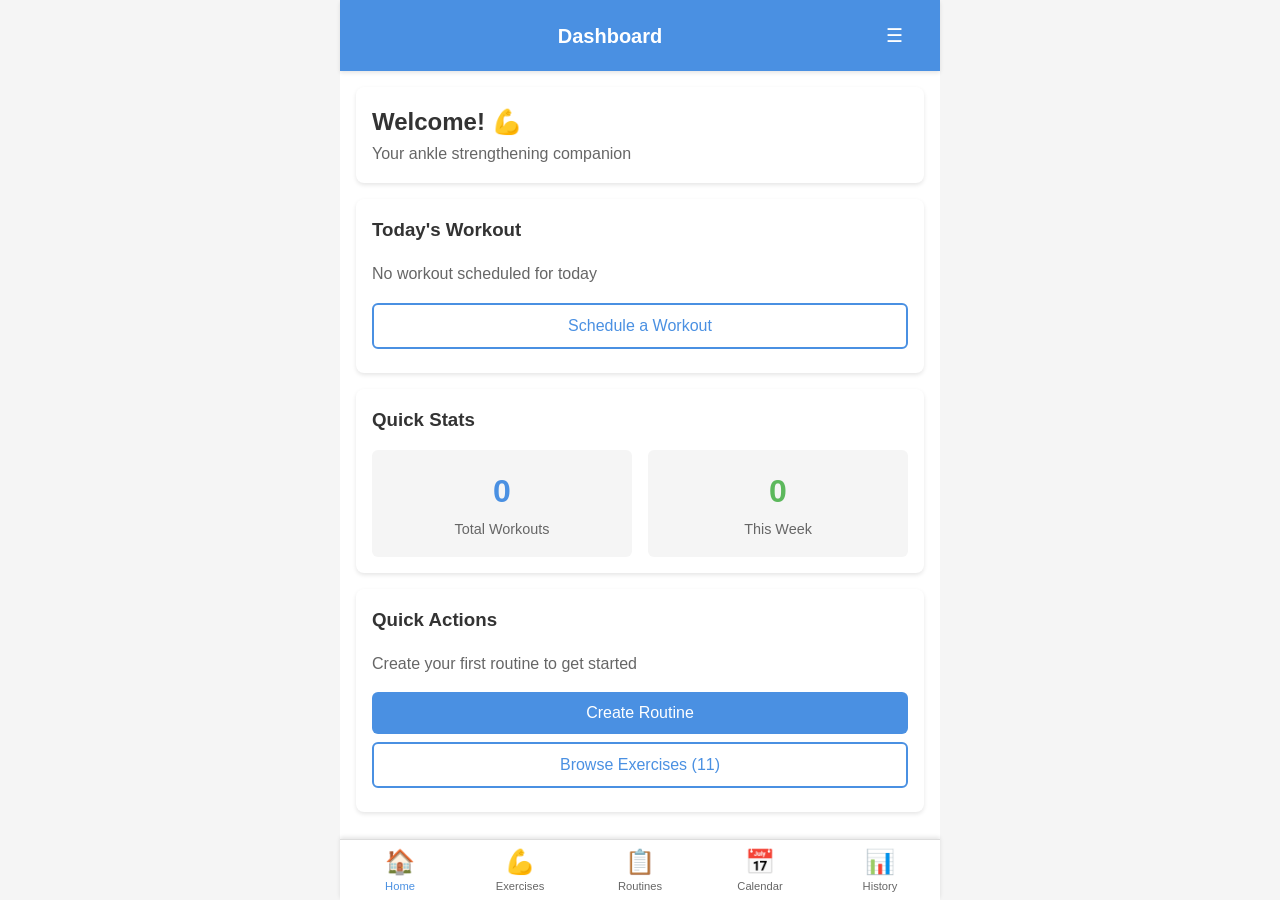
<file: index.html>
<!DOCTYPE html>
<html lang="en">
<head>
    <meta charset="UTF-8">
    <meta name="viewport" content="width=device-width, initial-scale=1.0, maximum-scale=1.0, user-scalable=no">
    <meta name="theme-color" content="#4A90E2">
    <meta name="apple-mobile-web-app-capable" content="yes">
    <meta name="apple-mobile-web-app-status-bar-style" content="black-translucent">
    <title>Ankle Strength Trainer</title>
    <link rel="manifest" href="manifest.json">
    <link rel="stylesheet" href="css/styles.css">
    <link rel="apple-touch-icon" href="assets/icons/icon-192.png">
</head>
<body>
    <!-- App Container -->
    <div id="app">
        <!-- Header -->
        <header id="header">
            <button id="backBtn" class="header-btn" style="display: none;">← Back</button>
            <h1 id="pageTitle">Dashboard</h1>
            <button id="menuBtn" class="header-btn">☰</button>
        </header>

        <!-- Main Content -->
        <main id="mainContent">
            <!-- Dynamic content loads here -->
        </main>

        <!-- Bottom Navigation -->
        <nav id="bottomNav">
            <button class="nav-btn active" data-view="dashboard">
                <span class="nav-icon">🏠</span>
                <span class="nav-label">Home</span>
            </button>
            <button class="nav-btn" data-view="exercises">
                <span class="nav-icon">💪</span>
                <span class="nav-label">Exercises</span>
            </button>
            <button class="nav-btn" data-view="routines">
                <span class="nav-icon">📋</span>
                <span class="nav-label">Routines</span>
            </button>
            <button class="nav-btn" data-view="calendar">
                <span class="nav-icon">📅</span>
                <span class="nav-label">Calendar</span>
            </button>
            <button class="nav-btn" data-view="history">
                <span class="nav-icon">📊</span>
                <span class="nav-label">History</span>
            </button>
        </nav>

        <!-- Side Menu Overlay -->
        <div id="menuOverlay" class="overlay" style="display: none;">
            <div class="menu-panel">
                <h2>Settings</h2>
                <div class="menu-item">
                    <label for="defaultRestTime">Default Rest Timer (seconds):</label>
                    <input type="number" id="defaultRestTime" value="30" min="10" max="300">
                </div>
                <div class="menu-item">
                    <button id="resetDataBtn" class="btn-danger">Reset All Data</button>
                </div>
                <button id="closeMenuBtn" class="btn-secondary">Close</button>
            </div>
        </div>
    </div>

    <!-- Scripts -->
    <script src="js/data.js"></script>
    <script src="js/exercises.js"></script>
    <script src="js/routines.js"></script>
    <script src="js/calendar.js"></script>
    <script src="js/workout.js"></script>
    <script src="js/history.js"></script>
    <script src="js/app.js"></script>
</body>
</html>
</file>
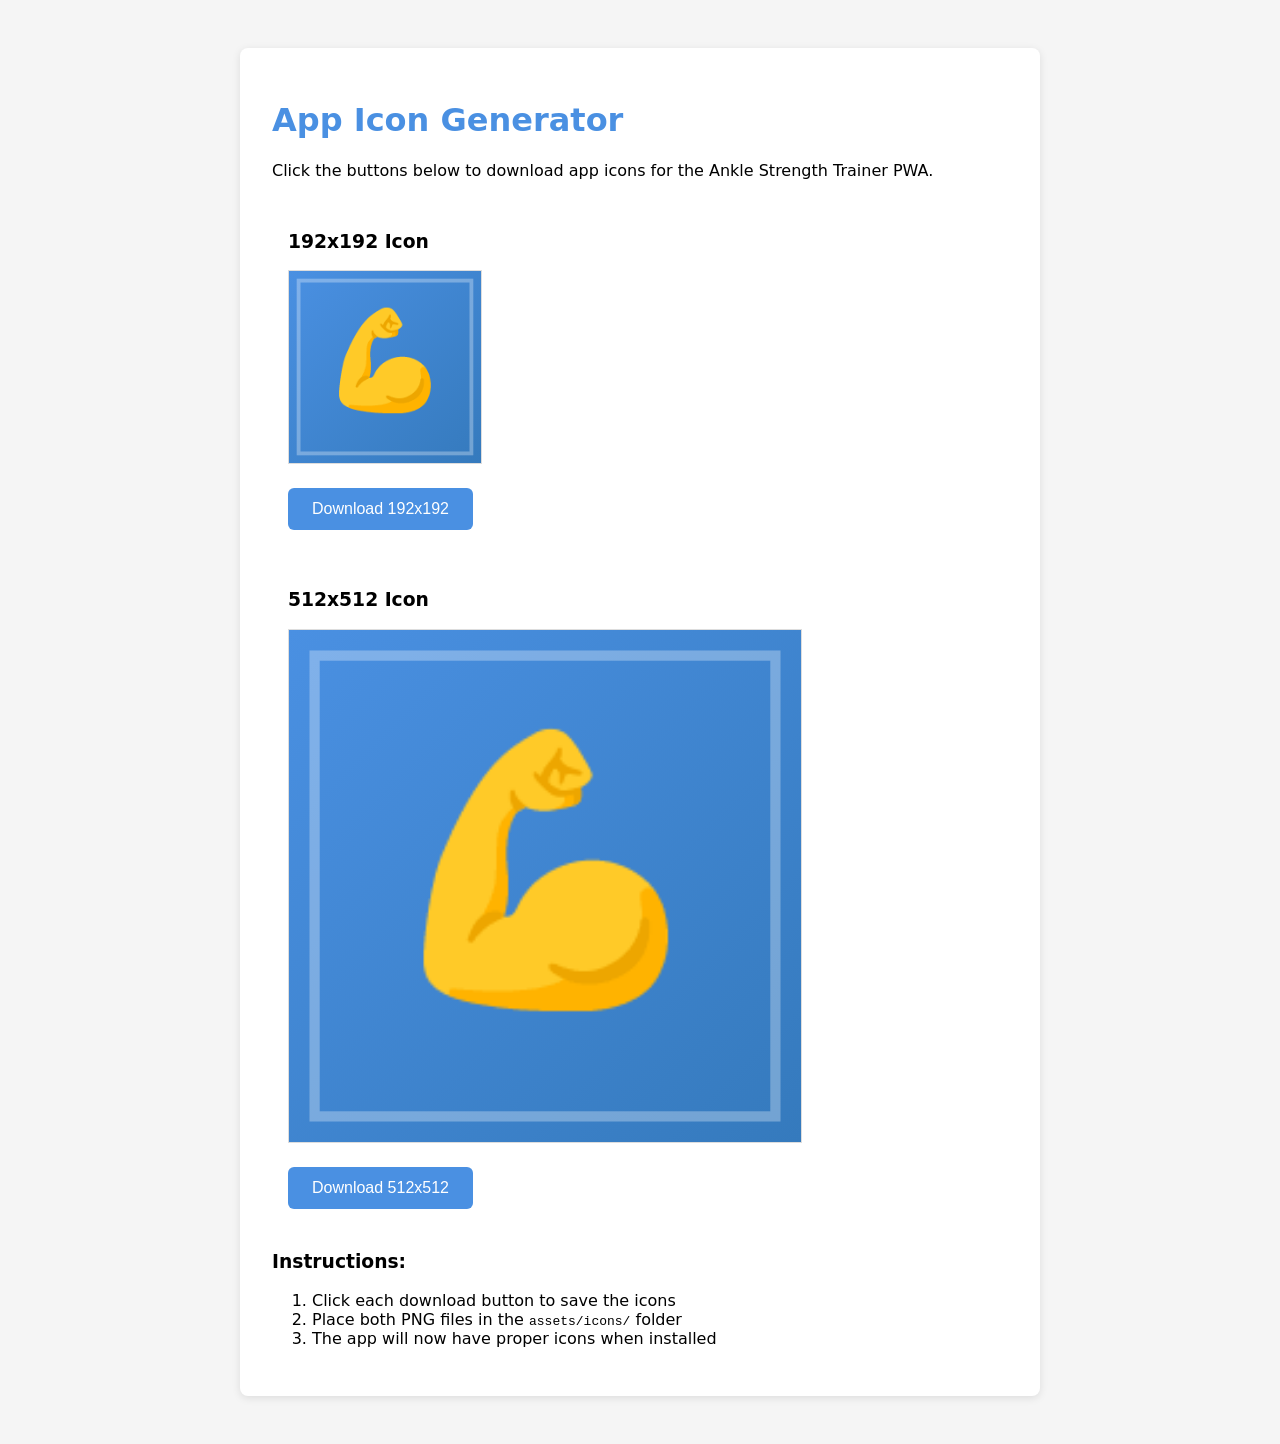
<file: icon-generator.html>
<!DOCTYPE html>
<html lang="en">
<head>
    <meta charset="UTF-8">
    <meta name="viewport" content="width=device-width, initial-scale=1.0">
    <title>Icon Generator</title>
    <style>
        body {
            font-family: system-ui, -apple-system, sans-serif;
            max-width: 800px;
            margin: 2rem auto;
            padding: 1rem;
            background: #f5f5f5;
        }
        .container {
            background: white;
            padding: 2rem;
            border-radius: 8px;
            box-shadow: 0 2px 8px rgba(0,0,0,0.1);
        }
        h1 {
            color: #4A90E2;
        }
        canvas {
            border: 1px solid #ddd;
            margin: 1rem 0;
            display: block;
        }
        button {
            background: #4A90E2;
            color: white;
            border: none;
            padding: 0.75rem 1.5rem;
            border-radius: 6px;
            font-size: 1rem;
            cursor: pointer;
            margin: 0.5rem 0.5rem 0.5rem 0;
        }
        button:hover {
            background: #357ABD;
        }
        .preview {
            display: inline-block;
            margin: 1rem;
        }
    </style>
</head>
<body>
    <div class="container">
        <h1>App Icon Generator</h1>
        <p>Click the buttons below to download app icons for the Ankle Strength Trainer PWA.</p>

        <div class="preview">
            <h3>192x192 Icon</h3>
            <canvas id="icon192" width="192" height="192"></canvas>
            <button onclick="downloadIcon('icon192', 'icon-192.png')">Download 192x192</button>
        </div>

        <div class="preview">
            <h3>512x512 Icon</h3>
            <canvas id="icon512" width="512" height="512"></canvas>
            <button onclick="downloadIcon('icon512', 'icon-512.png')">Download 512x512</button>
        </div>

        <h3>Instructions:</h3>
        <ol>
            <li>Click each download button to save the icons</li>
            <li>Place both PNG files in the <code>assets/icons/</code> folder</li>
            <li>The app will now have proper icons when installed</li>
        </ol>
    </div>

    <script>
        function drawIcon(canvasId, size) {
            const canvas = document.getElementById(canvasId);
            const ctx = canvas.getContext('2d');

            // Background gradient
            const gradient = ctx.createLinearGradient(0, 0, size, size);
            gradient.addColorStop(0, '#4A90E2');
            gradient.addColorStop(1, '#357ABD');
            ctx.fillStyle = gradient;
            ctx.fillRect(0, 0, size, size);

            // Add emoji or text
            ctx.fillStyle = 'white';
            ctx.font = `bold ${size * 0.5}px Arial`;
            ctx.textAlign = 'center';
            ctx.textBaseline = 'middle';

            // Draw 💪 emoji (as text)
            ctx.fillText('💪', size / 2, size / 2);

            // Add border
            ctx.strokeStyle = 'rgba(255, 255, 255, 0.3)';
            ctx.lineWidth = size * 0.02;
            ctx.strokeRect(size * 0.05, size * 0.05, size * 0.9, size * 0.9);
        }

        function downloadIcon(canvasId, filename) {
            const canvas = document.getElementById(canvasId);
            const link = document.createElement('a');
            link.download = filename;
            link.href = canvas.toDataURL('image/png');
            link.click();
        }

        // Generate icons on load
        drawIcon('icon192', 192);
        drawIcon('icon512', 512);
    </script>
</body>
</html>
</file>
<file: css/styles.css>
/* Reset & Base Styles */
* {
    margin: 0;
    padding: 0;
    box-sizing: border-box;
}

:root {
    --primary: #4A90E2;
    --primary-dark: #357ABD;
    --success: #5CB85C;
    --danger: #D9534F;
    --warning: #F0AD4E;
    --bg: #F5F5F5;
    --card-bg: #FFFFFF;
    --text: #333333;
    --text-light: #666666;
    --border: #DDDDDD;
    --shadow: rgba(0, 0, 0, 0.1);
}

body {
    font-family: -apple-system, BlinkMacSystemFont, 'Segoe UI', Roboto, Oxygen, Ubuntu, Cantarell, sans-serif;
    background: var(--bg);
    color: var(--text);
    line-height: 1.6;
    -webkit-font-smoothing: antialiased;
    overflow-x: hidden;
}

#app {
    display: flex;
    flex-direction: column;
    height: 100vh;
    max-width: 600px;
    margin: 0 auto;
    background: var(--card-bg);
}

/* Header */
#header {
    background: var(--primary);
    color: white;
    padding: 1rem;
    display: flex;
    align-items: center;
    justify-content: space-between;
    box-shadow: 0 2px 4px var(--shadow);
    position: sticky;
    top: 0;
    z-index: 100;
}

#pageTitle {
    font-size: 1.25rem;
    font-weight: 600;
    flex: 1;
    text-align: center;
}

.header-btn {
    background: none;
    border: none;
    color: white;
    font-size: 1.2rem;
    padding: 0.5rem;
    cursor: pointer;
    min-width: 60px;
}

.header-btn:active {
    opacity: 0.7;
}

/* Main Content */
#mainContent {
    flex: 1;
    overflow-y: auto;
    padding: 1rem;
    padding-bottom: 80px;
    -webkit-overflow-scrolling: touch;
}

/* Bottom Navigation */
#bottomNav {
    position: fixed;
    bottom: 0;
    left: 0;
    right: 0;
    max-width: 600px;
    margin: 0 auto;
    display: flex;
    background: var(--card-bg);
    border-top: 1px solid var(--border);
    box-shadow: 0 -2px 4px var(--shadow);
    padding-bottom: env(safe-area-inset-bottom);
}

.nav-btn {
    flex: 1;
    display: flex;
    flex-direction: column;
    align-items: center;
    padding: 0.5rem;
    background: none;
    border: none;
    color: var(--text-light);
    cursor: pointer;
    transition: all 0.2s;
}

.nav-btn.active {
    color: var(--primary);
}

.nav-icon {
    font-size: 1.5rem;
    margin-bottom: 0.25rem;
}

.nav-label {
    font-size: 0.7rem;
}

/* Cards */
.card {
    background: var(--card-bg);
    border-radius: 8px;
    padding: 1rem;
    margin-bottom: 1rem;
    box-shadow: 0 2px 4px var(--shadow);
}

.card-title {
    font-size: 1.1rem;
    font-weight: 600;
    margin-bottom: 0.5rem;
}

.card-subtitle {
    color: var(--text-light);
    font-size: 0.9rem;
    margin-bottom: 0.5rem;
}

.card-description {
    font-size: 0.9rem;
    line-height: 1.5;
    margin-bottom: 0.5rem;
}

.card-meta {
    display: flex;
    gap: 1rem;
    font-size: 0.85rem;
    color: var(--text-light);
    margin-top: 0.5rem;
}

/* Buttons */
.btn {
    background: var(--primary);
    color: white;
    border: none;
    padding: 0.75rem 1.5rem;
    border-radius: 6px;
    font-size: 1rem;
    font-weight: 500;
    cursor: pointer;
    width: 100%;
    margin-bottom: 0.5rem;
    transition: background 0.2s;
}

.btn:active {
    background: var(--primary-dark);
}

.btn-success {
    background: var(--success);
}

.btn-success:active {
    background: #4A9D4A;
}

.btn-danger {
    background: var(--danger);
}

.btn-danger:active {
    background: #C9302C;
}

.btn-secondary {
    background: var(--text-light);
}

.btn-secondary:active {
    background: #555555;
}

.btn-outline {
    background: white;
    color: var(--primary);
    border: 2px solid var(--primary);
}

.btn-outline:active {
    background: var(--bg);
}

.btn-small {
    padding: 0.5rem 1rem;
    font-size: 0.9rem;
}

/* Forms */
.form-group {
    margin-bottom: 1rem;
}

.form-group label {
    display: block;
    margin-bottom: 0.5rem;
    font-weight: 500;
}

.form-group input,
.form-group select,
.form-group textarea {
    width: 100%;
    padding: 0.75rem;
    border: 1px solid var(--border);
    border-radius: 6px;
    font-size: 1rem;
    font-family: inherit;
}

.form-group textarea {
    min-height: 100px;
    resize: vertical;
}

.form-row {
    display: flex;
    gap: 0.5rem;
}

.form-row .form-group {
    flex: 1;
}

/* Lists */
.list-item {
    background: var(--card-bg);
    padding: 1rem;
    border-bottom: 1px solid var(--border);
    cursor: pointer;
}

.list-item:active {
    background: var(--bg);
}

.list-item:last-child {
    border-bottom: none;
}

.list-item-title {
    font-weight: 600;
    margin-bottom: 0.25rem;
}

.list-item-subtitle {
    font-size: 0.85rem;
    color: var(--text-light);
}

/* Empty State */
.empty-state {
    text-align: center;
    padding: 3rem 1rem;
    color: var(--text-light);
}

.empty-state-icon {
    font-size: 4rem;
    margin-bottom: 1rem;
}

.empty-state-text {
    font-size: 1.1rem;
    margin-bottom: 1.5rem;
}

/* Overlay & Menu */
.overlay {
    position: fixed;
    top: 0;
    left: 0;
    right: 0;
    bottom: 0;
    background: rgba(0, 0, 0, 0.5);
    z-index: 999;
    display: flex;
    align-items: flex-end;
}

.menu-panel {
    background: var(--card-bg);
    width: 100%;
    max-width: 600px;
    margin: 0 auto;
    padding: 1.5rem;
    border-radius: 16px 16px 0 0;
    animation: slideUp 0.3s ease;
}

@keyframes slideUp {
    from {
        transform: translateY(100%);
    }
    to {
        transform: translateY(0);
    }
}

.menu-item {
    margin-bottom: 1.5rem;
}

.menu-item label {
    display: block;
    margin-bottom: 0.5rem;
    font-weight: 500;
}

/* Timer Display */
.timer-display {
    font-size: 4rem;
    font-weight: 700;
    text-align: center;
    color: var(--primary);
    margin: 2rem 0;
    font-variant-numeric: tabular-nums;
}

.timer-display.warning {
    color: var(--warning);
}

.timer-display.complete {
    color: var(--success);
}

/* Progress Bar */
.progress-bar {
    height: 8px;
    background: var(--border);
    border-radius: 4px;
    overflow: hidden;
    margin-bottom: 1rem;
}

.progress-fill {
    height: 100%;
    background: var(--success);
    transition: width 0.3s ease;
}

/* Badge */
.badge {
    display: inline-block;
    padding: 0.25rem 0.5rem;
    border-radius: 4px;
    font-size: 0.75rem;
    font-weight: 600;
    background: var(--primary);
    color: white;
}

.badge-success {
    background: var(--success);
}

.badge-warning {
    background: var(--warning);
}

/* Utility Classes */
.text-center {
    text-align: center;
}

.mt-1 {
    margin-top: 1rem;
}

.mb-1 {
    margin-bottom: 1rem;
}

.hidden {
    display: none !important;
}

/* Responsive */
@media (min-width: 600px) {
    .card {
        margin-left: auto;
        margin-right: auto;
    }
}
</file>
